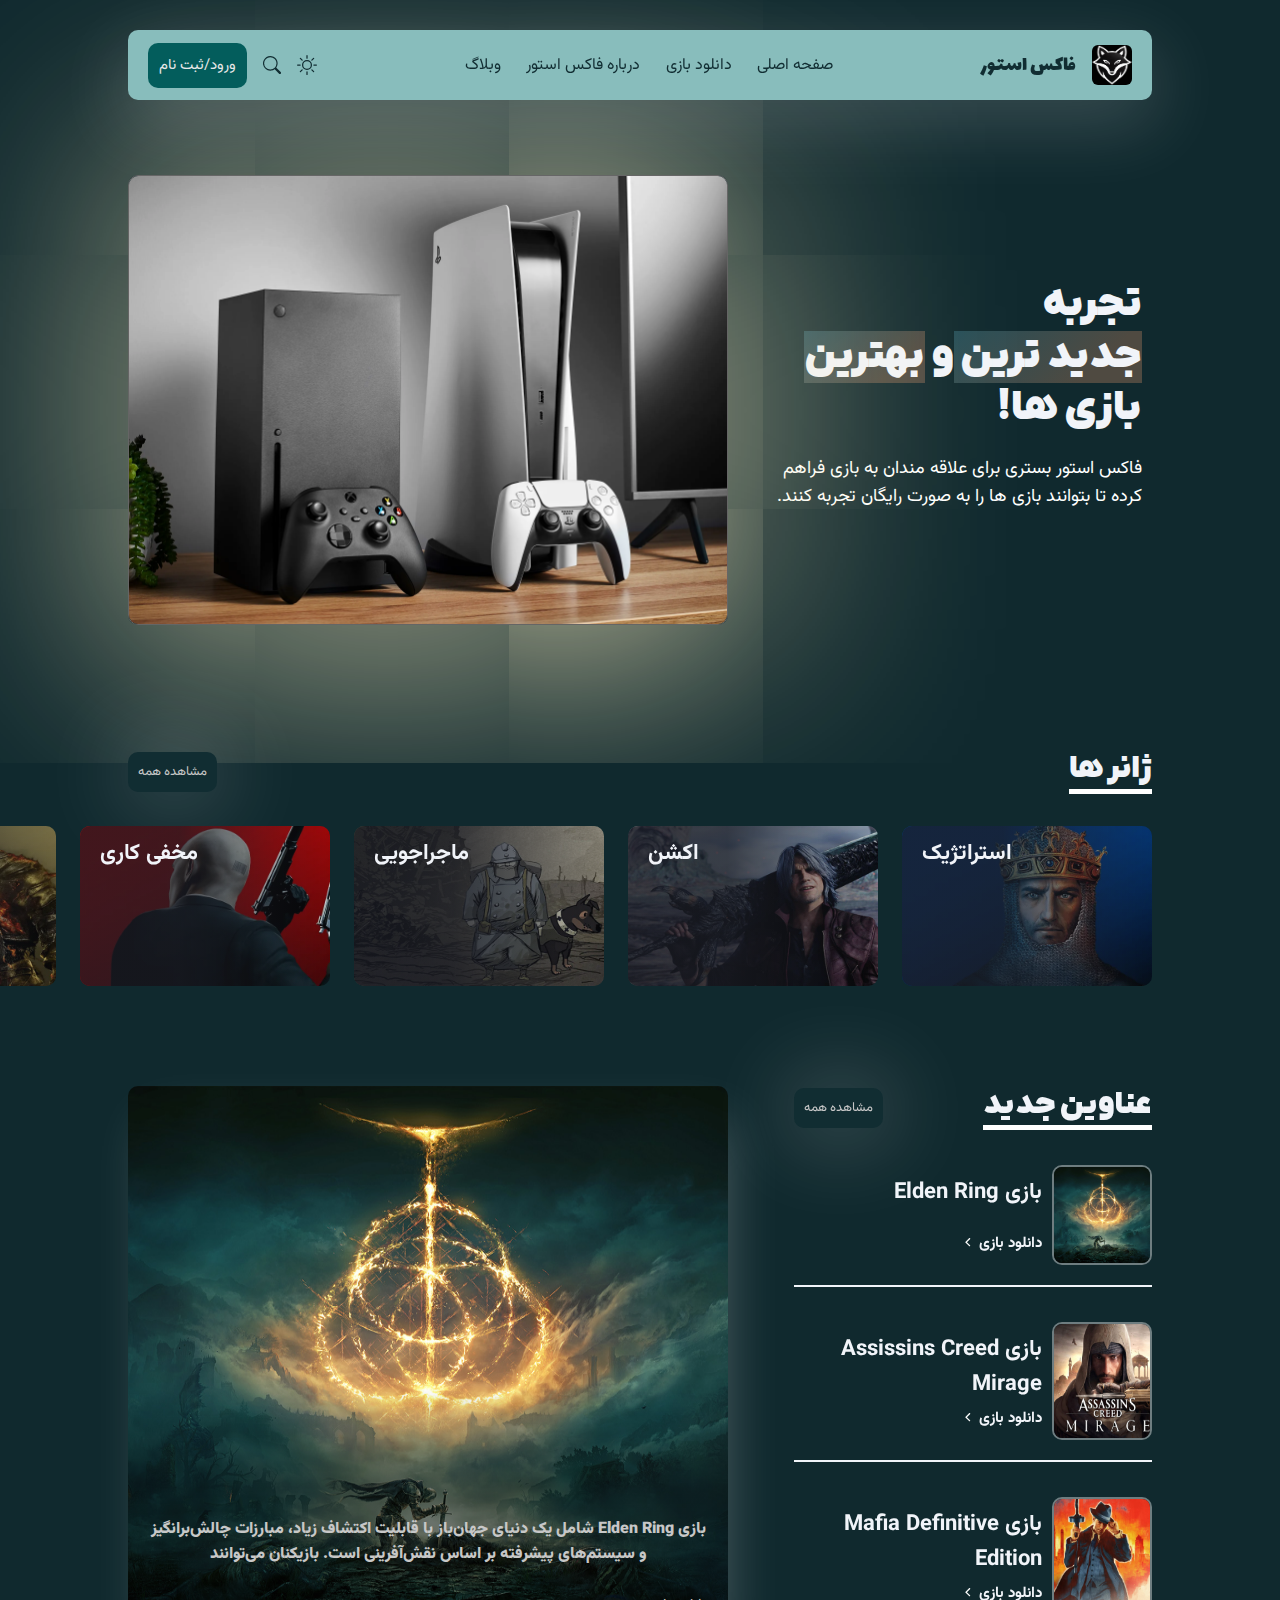
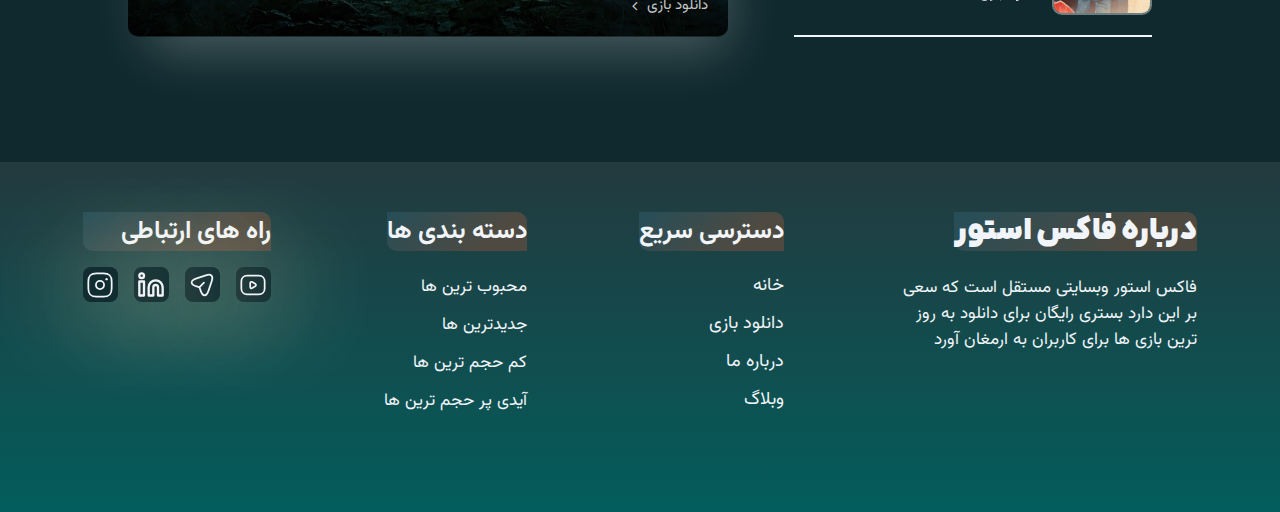
<file: index.html>
<!DOCTYPE html>
<html lang="en">
<head>
    <meta charset="UTF-8">
    <meta name="viewport" content="width=device-width, initial-scale=1.0">
    <link rel="stylesheet" href="css/index.css">
    <link rel="stylesheet" href="https://cdnjs.cloudflare.com/ajax/libs/font-awesome/4.7.0/css/font-awesome.min.css">
    <title>Fox Store</title>
</head>
<body>
    <div class="wrapper">
        <header>
            <div class="header-wrapper">
                <div class="mobile-menu">
                    <i class="fa fa-bars" aria-hidden="true"></i>
                </div>
                <div class="header-right">
                    <a href="#">
                        فاکس استور
                        <img src="images/fox-logo.jpg" alt="لوگو">
                    </a>
                </div>
                <div class="header-center">
                    <a href="#">
                        صفحه اصلی
                    </a>
                    <a href="#">
                        دانلود بازی 
                    </a>
                    <a href="#">
                        درباره فاکس استور
                    </a>
                    <a href="weblog.html">
                        وبلاگ
                    </a>
                </div>
                <div class="header-left">
                    <svg class="sun" xmlns="http://www.w3.org/2000/svg" width="20" height="20" fill="currentColor" class="bi bi-sun" viewBox="0 0 16 16">
                        <path d="M8 11a3 3 0 1 1 0-6 3 3 0 0 1 0 6m0 1a4 4 0 1 0 0-8 4 4 0 0 0 0 8M8 0a.5.5 0 0 1 .5.5v2a.5.5 0 0 1-1 0v-2A.5.5 0 0 1 8 0m0 13a.5.5 0 0 1 .5.5v2a.5.5 0 0 1-1 0v-2A.5.5 0 0 1 8 13m8-5a.5.5 0 0 1-.5.5h-2a.5.5 0 0 1 0-1h2a.5.5 0 0 1 .5.5M3 8a.5.5 0 0 1-.5.5h-2a.5.5 0 0 1 0-1h2A.5.5 0 0 1 3 8m10.657-5.657a.5.5 0 0 1 0 .707l-1.414 1.415a.5.5 0 1 1-.707-.708l1.414-1.414a.5.5 0 0 1 .707 0m-9.193 9.193a.5.5 0 0 1 0 .707L3.05 13.657a.5.5 0 0 1-.707-.707l1.414-1.414a.5.5 0 0 1 .707 0m9.193 2.121a.5.5 0 0 1-.707 0l-1.414-1.414a.5.5 0 0 1 .707-.707l1.414 1.414a.5.5 0 0 1 0 .707M4.464 4.465a.5.5 0 0 1-.707 0L2.343 3.05a.5.5 0 1 1 .707-.707l1.414 1.414a.5.5 0 0 1 0 .708"/>
                    </svg>
                    <svg class="search" xmlns="http://www.w3.org/2000/svg" width="18" height="18" fill="currentColor" class="bi bi-search" viewBox="0 0 16 16">
                        <path d="M11.742 10.344a6.5 6.5 0 1 0-1.397 1.398h-.001q.044.06.098.115l3.85 3.85a1 1 0 0 0 1.415-1.414l-3.85-3.85a1 1 0 0 0-.115-.1zM12 6.5a5.5 5.5 0 1 1-11 0 5.5 5.5 0 0 1 11 0"/>
                    </svg>
                    <button class="login-btn">
                        ورود/ثبت نام
                        
                    </button>
                </div>
                <div class="mobile-login">
                    <i class="fa fa-user"></i>
                </div>
            </div>
        </header>
        <main>
            <div class="main-wrapper">
                <div class="introduction">
                    <div class="text-introduction">
                        <h3>
                            تجربه
                            <br>
                            <span>
                                جدید ترین
                            </span>
                            و
                            <span>
                                بهترین
                            </span>
                            <br>
                            بازی ها!
                        </h3>
                        <p>
                            فاکس استور بستری برای علاقه مندان به بازی فراهم کرده تا بتوانند بازی ها را به صورت رایگان تجربه کنند.
                        </p>
                    </div>
                    <img src="images/xbox&ps5.webp" alt="عکس کنسول">
                </div>
                <div class="genres-wrapper">
                    <div class="title">
                        <h3>
                            ژانر ها
                        </h3>
                        <button>
                            مشاهده همه 
                        </button>
                    </div>
                    <div class="genres">
                        <div class="genre">
                            <a href="#">
                                <h4>
                                    استراتژیک
                                </h4>
                                <img src="images/genres/strategic.webp" alt="استراتژیک">
    
                            </a>
                        </div>
                        <div class="genre">
                            <a href="#">
                                <h4>
                                    اکشن
                                </h4>
                                <img src="images/genres/action.webp" alt="استراتژیک">
    
                            </a>
                        </div>
                        <div class="genre">
                            <a href="#">
                                <h4>
                                    ماجراجویی
                                </h4>
                                <img src="images/genres/adventure.webp" alt="استراتژیک">
    
                            </a>
                        </div>
                        <div class="genre">
                            <a href="#">
                                <h4>
                                    مخفی کاری
                                </h4>
                                <img src="images/genres/stealth.webp" alt="استراتژیک">
    
                            </a>
                        </div>
                        <div class="genre">
                            <a href="#">
                                <h4>
                                    نفش آفرینی
                                </h4>
                                <img src="images/genres/rpg.webp" alt="استراتژیک">
    
                            </a>
                        </div>
                        <div class="genre">
                            <a href="#">
                                <h4>
                                    تیراندازی-شوتر
                                </h4>
                                <img src="images/genres/shooter.webp" alt="استراتژیک">
    
                            </a>
                        </div>
                    </div>
                </div>
                
                <div class="new-games-wrapper">
                    <div class="main-game-top">
                        <img src="images/elden-ring-1200.jpg" alt="new games">
                        <p>
                            بازی Elden Ring شامل یک دنیای جهان‌باز با قابلیت اکتشاف زیاد، مبارزات چالش‌برانگیز و سیستم‌های پیشرفته بر اساس نقش‌آفرینی است. بازیکنان می‌توانند
                        </p>
                        <a href="#">
                            دانلود بازی 
                            <i class="fa fa-angle-left"></i>
                        </a>
                    </div>
                    <div class="new-games">
                        <div class="title">
                            <h3>
                                عناوین جدید
                            </h3>
                            <button>
                                مشاهده همه 
                            </button>
                        </div>
                        <div class="games">
                            <a href="#">
                                <img src="images/elden-ring-1200.jpg" alt="elden ring">
                                <div class="description">
                                    <h5>
                                        بازی Elden Ring
                                    </h5>
                                    <h6>
                                        دانلود بازی
                                        <i class="fa fa-angle-left"></i>
                                    </h6>
                                </div>
                            </a>
                            <a href="#">
                                <img src="images/Assassins-Creed-Mirage-1200.jpg" alt="elden ring">
                                <div class="description">
                                    <h5>
                                        بازی Assissins Creed Mirage
                                    </h5>
                                    <h6>
                                        دانلود بازی
                                        <i class="fa fa-angle-left"></i>
                                    </h6>
                                </div>
                            </a>
                            <a href="#">
                                <img src="images/mafia_definitive_edition-1200.webp" alt="elden ring">
                                <div class="description">
                                    <h5>
                                        بازی Mafia Definitive Edition
                                    </h5>
                                    <h6>
                                        دانلود بازی
                                        <i class="fa fa-angle-left"></i>
                                    </h6>
                                </div>
                            </a>
                        </div>
                    </div>
                </div>
                <div class="latest-news">

                </div>

                    
                <br>
                <br>
                <br>
            </div>
        </main>
        <div class="footer">
            <div class="footer-wrapper">
                <div class="social-links-mobile">
                    <ul>
                        <a href="#">
                            <li>
                                <svg class="text-white" xmlns="http://www.w3.org/2000/svg" width="28" height="28" viewBox="0 0 24 24" fill="none"><path d="M17 20H7c-3 0-5-2-5-5V9c0-3 2-5 5-5h10c3 0 5 2 5 5v6c0 3-2 5-5 5Z" stroke="currentColor" stroke-width="1.5" stroke-miterlimit="10" stroke-linecap="round" stroke-linejoin="round"></path><path d="m11.4 9.5 2.5 1.5c.9.6.9 1.5 0 2.1l-2.5 1.5c-1 .6-1.8.1-1.8-1v-3c0-1.3.8-1.7 1.8-1.1Z" stroke="currentColor" stroke-width="1.5" stroke-miterlimit="10" stroke-linecap="round" stroke-linejoin="round"></path></svg>
                            </li>
                        </a>
                        <a href="#">
                            <li>
                                <svg class="text-white" xmlns="http://www.w3.org/2000/svg" width="28" height="28" viewBox="0 0 24 24" fill="none"><path d="m7.4 6.32 8.49-2.83c3.81-1.27 5.88.81 4.62 4.62l-2.83 8.49c-1.9 5.71-5.02 5.71-6.92 0l-.84-2.52-2.52-.84c-5.71-1.9-5.71-5.01 0-6.92ZM10.11 13.65l3.58-3.59" stroke="currentColor" stroke-width="1.5" stroke-linecap="round" stroke-linejoin="round"></path></svg>
                            </li>
                        </a>
                        <a href="#">
                            <li>
                                <svg xmlns="http://www.w3.org/2000/svg" width="28" height="28" viewBox="0 0 24 24" fill="none" stroke="currentColor" stroke-width="2" stroke-linecap="round" stroke-linejoin="round" class="lucide lucide-linkedin text-white"><path d="M16 8a6 6 0 0 1 6 6v7h-4v-7a2 2 0 0 0-2-2 2 2 0 0 0-2 2v7h-4v-7a6 6 0 0 1 6-6z"></path><rect width="4" height="12" x="2" y="9"></rect><circle cx="4" cy="4" r="2"></circle></svg>
                            </li>
                        </a>
                        <a href="#">
                            <li>
                                <svg class="text-white" xmlns="http://www.w3.org/2000/svg" width="28" height="28" viewBox="0 0 24 24" fill="none"><path d="M9 22h6c5 0 7-2 7-7V9c0-5-2-7-7-7H9C4 2 2 4 2 9v6c0 5 2 7 7 7Z" stroke="currentColor" stroke-width="1.5" stroke-linecap="round" stroke-linejoin="round"></path><path d="M12 15.5a3.5 3.5 0 1 0 0-7 3.5 3.5 0 0 0 0 7Z" stroke="currentColor" stroke-width="1.5" stroke-linecap="round" stroke-linejoin="round"></path><path d="M17.636 7h.012" stroke="currentColor" stroke-width="2" stroke-linecap="round" stroke-linejoin="round"></path></svg>
                            </li>
                        </a>
                    </ul>
                </div>
                <div class="about-us">
                    <h3>
                        درباره فاکس استور
                    </h3>
                    <p>
                         فاکس استور وبسایتی مستقل است که سعی بر این دارد بستری
                          رایگان برای دانلود به روز ترین بازی ها برای کاربران به ارمغان آورد
                    </p>
                </div>
                <div class="quick-links">
                    <h3>
                        دسترسی سریع
                    </h3>
                    <ul>
                        <a href="#">
                            <li>
                                خانه
                            </li>
                        </a>
                        <a href="#">
                            <li>
                                دانلود بازی
                            </li>
                        </a>
                        <a href="#">
                            <li>
                                درباره ما
                            </li>
                        </a>
                        <a href="#">
                            <li>
                                وبلاگ
                            </li>
                        </a>
                    </ul>
                </div>
                <div class="game-sorts">
                    <h3>
                        دسته بندی ها
                    </h3>
                    <ul>
                        <a href="#">
                            <li>
                                محبوب ترین ها
                            </li>
                        </a>
                        <a href="#">
                            <li>
                                جدیدترین ها
                            </li>
                        </a>
                        <a href="#">
                            <li>
                                کم حجم ترین ها
                            </li>
                        </a>
                        <a href="#">
                            <li>
                                آیدی پر حجم ترین ها
                            </li>
                        </a>
                    </ul>
                </div>
                <div class="social-links">
                    <h3>
                        راه های ارتباطی
                    </h3>
                    <ul>
                        <a href="#">
                            <li>
                                <svg class="text-white" xmlns="http://www.w3.org/2000/svg" width="28" height="28" viewBox="0 0 24 24" fill="none"><path d="M17 20H7c-3 0-5-2-5-5V9c0-3 2-5 5-5h10c3 0 5 2 5 5v6c0 3-2 5-5 5Z" stroke="currentColor" stroke-width="1.5" stroke-miterlimit="10" stroke-linecap="round" stroke-linejoin="round"></path><path d="m11.4 9.5 2.5 1.5c.9.6.9 1.5 0 2.1l-2.5 1.5c-1 .6-1.8.1-1.8-1v-3c0-1.3.8-1.7 1.8-1.1Z" stroke="currentColor" stroke-width="1.5" stroke-miterlimit="10" stroke-linecap="round" stroke-linejoin="round"></path></svg>
                            </li>
                        </a>
                        <a href="#">
                            <li>
                                <svg class="text-white" xmlns="http://www.w3.org/2000/svg" width="28" height="28" viewBox="0 0 24 24" fill="none"><path d="m7.4 6.32 8.49-2.83c3.81-1.27 5.88.81 4.62 4.62l-2.83 8.49c-1.9 5.71-5.02 5.71-6.92 0l-.84-2.52-2.52-.84c-5.71-1.9-5.71-5.01 0-6.92ZM10.11 13.65l3.58-3.59" stroke="currentColor" stroke-width="1.5" stroke-linecap="round" stroke-linejoin="round"></path></svg>
                            </li>
                        </a>
                        <a href="#">
                            <li>
                                <svg xmlns="http://www.w3.org/2000/svg" width="28" height="28" viewBox="0 0 24 24" fill="none" stroke="currentColor" stroke-width="2" stroke-linecap="round" stroke-linejoin="round" class="lucide lucide-linkedin text-white"><path d="M16 8a6 6 0 0 1 6 6v7h-4v-7a2 2 0 0 0-2-2 2 2 0 0 0-2 2v7h-4v-7a6 6 0 0 1 6-6z"></path><rect width="4" height="12" x="2" y="9"></rect><circle cx="4" cy="4" r="2"></circle></svg>
                            </li>
                        </a>
                        <a href="#">
                            <li>
                                <svg class="text-white" xmlns="http://www.w3.org/2000/svg" width="28" height="28" viewBox="0 0 24 24" fill="none"><path d="M9 22h6c5 0 7-2 7-7V9c0-5-2-7-7-7H9C4 2 2 4 2 9v6c0 5 2 7 7 7Z" stroke="currentColor" stroke-width="1.5" stroke-linecap="round" stroke-linejoin="round"></path><path d="M12 15.5a3.5 3.5 0 1 0 0-7 3.5 3.5 0 0 0 0 7Z" stroke="currentColor" stroke-width="1.5" stroke-linecap="round" stroke-linejoin="round"></path><path d="M17.636 7h.012" stroke="currentColor" stroke-width="2" stroke-linecap="round" stroke-linejoin="round"></path></svg>
                            </li>
                        </a>
                    </ul>
                </div>
            </div>
        
        </div>
    </div>
</body>
</html>
</file>
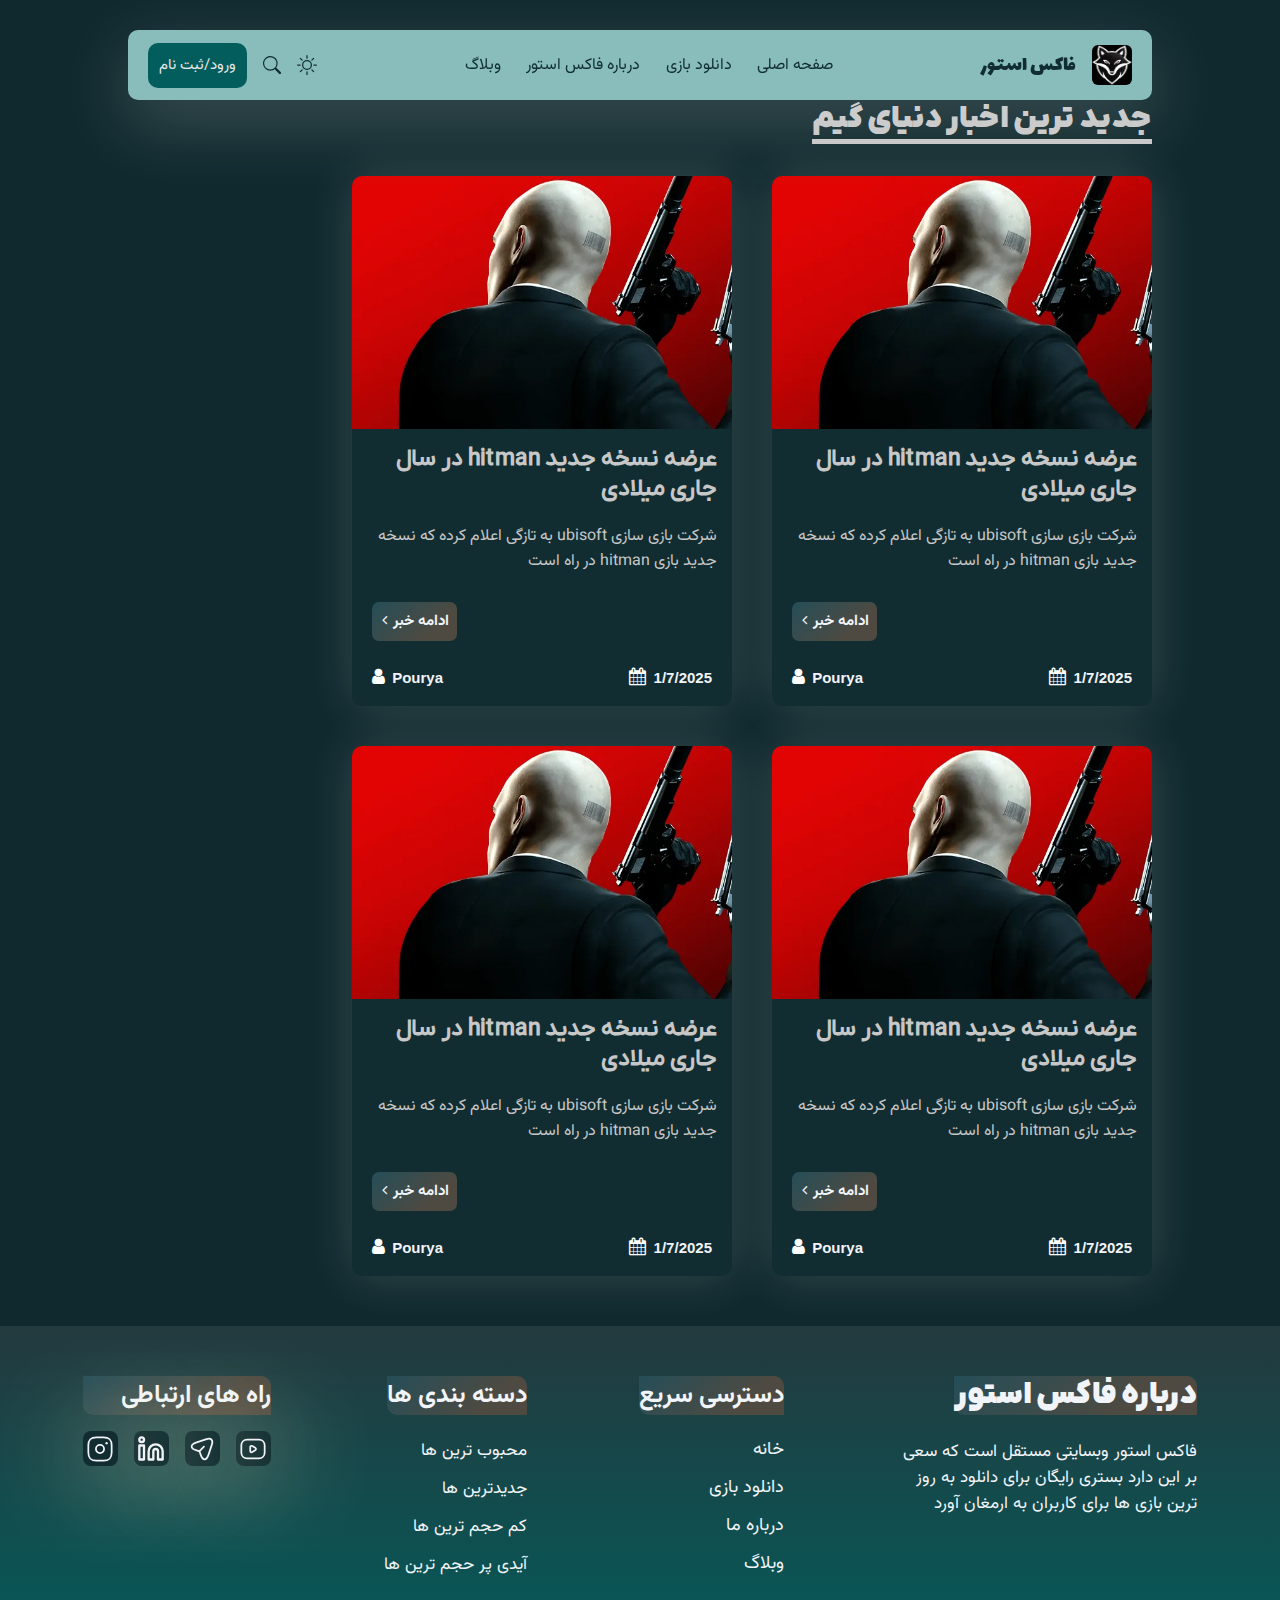
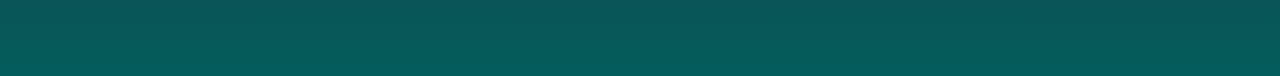
<file: weblog.html>
<!DOCTYPE html>
<html lang="en">
<head>
    <meta charset="UTF-8">
    <meta name="viewport" content="width=device-width, initial-scale=1.0">
    <link rel="stylesheet" href="css/index.css">
    <link rel="stylesheet" href="css/weblog.css">
    <link rel="stylesheet" href="https://cdnjs.cloudflare.com/ajax/libs/font-awesome/4.7.0/css/font-awesome.min.css">
    <title>وبلاگ</title>
</head>
<body>
    <div class="wrapper">
        <header>
        <div class="header-wrapper">
            <div class="mobile-menu">
                <i class="fa fa-bars" aria-hidden="true"></i>
            </div>
            <div class="header-right">
                <a href="#">
                    فاکس استور
                    <img src="images/fox-logo.jpg" alt="لوگو">
                </a>
            </div>
            <div class="header-center">
                <a href="#">
                    صفحه اصلی
                </a>
                <a href="#">
                    دانلود بازی 
                </a>
                <a href="#">
                    درباره فاکس استور
                </a>
                <a href="#">
                    وبلاگ
                </a>
            </div>
            <div class="header-left">
                <svg class="sun" xmlns="http://www.w3.org/2000/svg" width="20" height="20" fill="currentColor" class="bi bi-sun" viewBox="0 0 16 16">
                    <path d="M8 11a3 3 0 1 1 0-6 3 3 0 0 1 0 6m0 1a4 4 0 1 0 0-8 4 4 0 0 0 0 8M8 0a.5.5 0 0 1 .5.5v2a.5.5 0 0 1-1 0v-2A.5.5 0 0 1 8 0m0 13a.5.5 0 0 1 .5.5v2a.5.5 0 0 1-1 0v-2A.5.5 0 0 1 8 13m8-5a.5.5 0 0 1-.5.5h-2a.5.5 0 0 1 0-1h2a.5.5 0 0 1 .5.5M3 8a.5.5 0 0 1-.5.5h-2a.5.5 0 0 1 0-1h2A.5.5 0 0 1 3 8m10.657-5.657a.5.5 0 0 1 0 .707l-1.414 1.415a.5.5 0 1 1-.707-.708l1.414-1.414a.5.5 0 0 1 .707 0m-9.193 9.193a.5.5 0 0 1 0 .707L3.05 13.657a.5.5 0 0 1-.707-.707l1.414-1.414a.5.5 0 0 1 .707 0m9.193 2.121a.5.5 0 0 1-.707 0l-1.414-1.414a.5.5 0 0 1 .707-.707l1.414 1.414a.5.5 0 0 1 0 .707M4.464 4.465a.5.5 0 0 1-.707 0L2.343 3.05a.5.5 0 1 1 .707-.707l1.414 1.414a.5.5 0 0 1 0 .708"/>
                </svg>
                <svg class="search" xmlns="http://www.w3.org/2000/svg" width="18" height="18" fill="currentColor" class="bi bi-search" viewBox="0 0 16 16">
                    <path d="M11.742 10.344a6.5 6.5 0 1 0-1.397 1.398h-.001q.044.06.098.115l3.85 3.85a1 1 0 0 0 1.415-1.414l-3.85-3.85a1 1 0 0 0-.115-.1zM12 6.5a5.5 5.5 0 1 1-11 0 5.5 5.5 0 0 1 11 0"/>
                </svg>
                <button class="login-btn">
                    ورود/ثبت نام
                    
                </button>
            </div>
            <div class="mobile-login">
                <i class="fa fa-user"></i>
            </div>
        </div>
    </header>
    <main>
        <div class="main-wrapper">
            <div class="latest-news">
                <h3>
                    جدید ترین اخبار دنیای گیم
                </h3>
                <div class="news-wrapper">
                    <div class="news">
                        <img src="images/genres/stealth.webp" alt="بازی hitman">
                        <div class="description">
                            <h3>
                                عرضه نسخه جدید hitman در سال جاری میلادی
                            </h3>
                            <p>
                                شرکت بازی سازی ubisoft به تازگی اعلام کرده که نسخه جدید بازی hitman در راه است
                            </p>
                            <h6>
                                <a href="#">
                                    ادامه خبر
                                    <i class="fa fa-angle-left"></i>
                                </a>
                            </h6>
                            <div class="ext-info">
                                <span class="date">
                                    1/7/2025
                                    <i class="fa fa-calendar"></i>
                                </span>
                                <span class="writer">
                                    Pourya
                                    <i class="fa fa-user"></i>
                                </span>
                            </div>
                        </div>
                    </div>
                    <div class="news">
                        <img src="images/genres/stealth.webp" alt="بازی hitman">
                        <div class="description">
                            <h3>
                                عرضه نسخه جدید hitman در سال جاری میلادی
                            </h3>
                            <p>
                                شرکت بازی سازی ubisoft به تازگی اعلام کرده که نسخه جدید بازی hitman در راه است
                            </p>
                            <h6>
                                <a href="#">
                                    ادامه خبر
                                    <i class="fa fa-angle-left"></i>
                                </a>
                            </h6>
                            <div class="ext-info">
                                <span class="date">
                                    1/7/2025
                                    <i class="fa fa-calendar"></i>
                                </span>
                                <span class="writer">
                                    Pourya
                                    <i class="fa fa-user"></i>
                                </span>
                            </div>
                        </div>
                    </div>
                    <div class="news">
                        <img src="images/genres/stealth.webp" alt="بازی hitman">
                        <div class="description">
                            <h3>
                                عرضه نسخه جدید hitman در سال جاری میلادی
                            </h3>
                            <p>
                                شرکت بازی سازی ubisoft به تازگی اعلام کرده که نسخه جدید بازی hitman در راه است
                            </p>
                            <h6>
                                <a href="#">
                                    ادامه خبر
                                    <i class="fa fa-angle-left"></i>
                                </a>
                            </h6>
                            <div class="ext-info">
                                <span class="date">
                                    1/7/2025
                                    <i class="fa fa-calendar"></i>
                                </span>
                                <span class="writer">
                                    Pourya
                                    <i class="fa fa-user"></i>
                                </span>
                            </div>
                        </div>
                    </div>
                    <div class="news">
                        <img src="images/genres/stealth.webp" alt="بازی hitman">
                        <div class="description">
                            <h3>
                                عرضه نسخه جدید hitman در سال جاری میلادی
                            </h3>
                            <p>
                                شرکت بازی سازی ubisoft به تازگی اعلام کرده که نسخه جدید بازی hitman در راه است
                            </p>
                            <h6>
                                <a href="#">
                                    ادامه خبر
                                    <i class="fa fa-angle-left"></i>
                                </a>
                            </h6>
                            <div class="ext-info">
                                <span class="date">
                                    1/7/2025
                                    <i class="fa fa-calendar"></i>
                                </span>
                                <span class="writer">
                                    Pourya
                                    <i class="fa fa-user"></i>
                                </span>
                            </div>
                        </div>
                    </div>
                </div>
            </div>
        </div>
    </main>
    <div class="footer">
        <div class="footer-wrapper">
            <div class="social-links-mobile">
                <ul>
                    <a href="#">
                        <li>
                            <svg class="text-white" xmlns="http://www.w3.org/2000/svg" width="28" height="28" viewBox="0 0 24 24" fill="none"><path d="M17 20H7c-3 0-5-2-5-5V9c0-3 2-5 5-5h10c3 0 5 2 5 5v6c0 3-2 5-5 5Z" stroke="currentColor" stroke-width="1.5" stroke-miterlimit="10" stroke-linecap="round" stroke-linejoin="round"></path><path d="m11.4 9.5 2.5 1.5c.9.6.9 1.5 0 2.1l-2.5 1.5c-1 .6-1.8.1-1.8-1v-3c0-1.3.8-1.7 1.8-1.1Z" stroke="currentColor" stroke-width="1.5" stroke-miterlimit="10" stroke-linecap="round" stroke-linejoin="round"></path></svg>
                        </li>
                    </a>
                    <a href="#">
                        <li>
                            <svg class="text-white" xmlns="http://www.w3.org/2000/svg" width="28" height="28" viewBox="0 0 24 24" fill="none"><path d="m7.4 6.32 8.49-2.83c3.81-1.27 5.88.81 4.62 4.62l-2.83 8.49c-1.9 5.71-5.02 5.71-6.92 0l-.84-2.52-2.52-.84c-5.71-1.9-5.71-5.01 0-6.92ZM10.11 13.65l3.58-3.59" stroke="currentColor" stroke-width="1.5" stroke-linecap="round" stroke-linejoin="round"></path></svg>
                        </li>
                    </a>
                    <a href="#">
                        <li>
                            <svg xmlns="http://www.w3.org/2000/svg" width="28" height="28" viewBox="0 0 24 24" fill="none" stroke="currentColor" stroke-width="2" stroke-linecap="round" stroke-linejoin="round" class="lucide lucide-linkedin text-white"><path d="M16 8a6 6 0 0 1 6 6v7h-4v-7a2 2 0 0 0-2-2 2 2 0 0 0-2 2v7h-4v-7a6 6 0 0 1 6-6z"></path><rect width="4" height="12" x="2" y="9"></rect><circle cx="4" cy="4" r="2"></circle></svg>
                        </li>
                    </a>
                    <a href="#">
                        <li>
                            <svg class="text-white" xmlns="http://www.w3.org/2000/svg" width="28" height="28" viewBox="0 0 24 24" fill="none"><path d="M9 22h6c5 0 7-2 7-7V9c0-5-2-7-7-7H9C4 2 2 4 2 9v6c0 5 2 7 7 7Z" stroke="currentColor" stroke-width="1.5" stroke-linecap="round" stroke-linejoin="round"></path><path d="M12 15.5a3.5 3.5 0 1 0 0-7 3.5 3.5 0 0 0 0 7Z" stroke="currentColor" stroke-width="1.5" stroke-linecap="round" stroke-linejoin="round"></path><path d="M17.636 7h.012" stroke="currentColor" stroke-width="2" stroke-linecap="round" stroke-linejoin="round"></path></svg>
                        </li>
                    </a>
                </ul>
            </div>
            <div class="about-us">
                <h3>
                    درباره فاکس استور
                </h3>
                <p>
                     فاکس استور وبسایتی مستقل است که سعی بر این دارد بستری
                      رایگان برای دانلود به روز ترین بازی ها برای کاربران به ارمغان آورد
                </p>
            </div>
            <div class="quick-links">
                <h3>
                    دسترسی سریع
                </h3>
                <ul>
                    <a href="#">
                        <li>
                            خانه
                        </li>
                    </a>
                    <a href="#">
                        <li>
                            دانلود بازی
                        </li>
                    </a>
                    <a href="#">
                        <li>
                            درباره ما
                        </li>
                    </a>
                    <a href="#">
                        <li>
                            وبلاگ
                        </li>
                    </a>
                </ul>
            </div>
            <div class="game-sorts">
                <h3>
                    دسته بندی ها
                </h3>
                <ul>
                    <a href="#">
                        <li>
                            محبوب ترین ها
                        </li>
                    </a>
                    <a href="#">
                        <li>
                            جدیدترین ها
                        </li>
                    </a>
                    <a href="#">
                        <li>
                            کم حجم ترین ها
                        </li>
                    </a>
                    <a href="#">
                        <li>
                            آیدی پر حجم ترین ها
                        </li>
                    </a>
                </ul>
            </div>
            <div class="social-links">
                <h3>
                    راه های ارتباطی
                </h3>
                <ul>
                    <a href="#">
                        <li>
                            <svg class="text-white" xmlns="http://www.w3.org/2000/svg" width="28" height="28" viewBox="0 0 24 24" fill="none"><path d="M17 20H7c-3 0-5-2-5-5V9c0-3 2-5 5-5h10c3 0 5 2 5 5v6c0 3-2 5-5 5Z" stroke="currentColor" stroke-width="1.5" stroke-miterlimit="10" stroke-linecap="round" stroke-linejoin="round"></path><path d="m11.4 9.5 2.5 1.5c.9.6.9 1.5 0 2.1l-2.5 1.5c-1 .6-1.8.1-1.8-1v-3c0-1.3.8-1.7 1.8-1.1Z" stroke="currentColor" stroke-width="1.5" stroke-miterlimit="10" stroke-linecap="round" stroke-linejoin="round"></path></svg>
                        </li>
                    </a>
                    <a href="#">
                        <li>
                            <svg class="text-white" xmlns="http://www.w3.org/2000/svg" width="28" height="28" viewBox="0 0 24 24" fill="none"><path d="m7.4 6.32 8.49-2.83c3.81-1.27 5.88.81 4.62 4.62l-2.83 8.49c-1.9 5.71-5.02 5.71-6.92 0l-.84-2.52-2.52-.84c-5.71-1.9-5.71-5.01 0-6.92ZM10.11 13.65l3.58-3.59" stroke="currentColor" stroke-width="1.5" stroke-linecap="round" stroke-linejoin="round"></path></svg>
                        </li>
                    </a>
                    <a href="#">
                        <li>
                            <svg xmlns="http://www.w3.org/2000/svg" width="28" height="28" viewBox="0 0 24 24" fill="none" stroke="currentColor" stroke-width="2" stroke-linecap="round" stroke-linejoin="round" class="lucide lucide-linkedin text-white"><path d="M16 8a6 6 0 0 1 6 6v7h-4v-7a2 2 0 0 0-2-2 2 2 0 0 0-2 2v7h-4v-7a6 6 0 0 1 6-6z"></path><rect width="4" height="12" x="2" y="9"></rect><circle cx="4" cy="4" r="2"></circle></svg>
                        </li>
                    </a>
                    <a href="#">
                        <li>
                            <svg class="text-white" xmlns="http://www.w3.org/2000/svg" width="28" height="28" viewBox="0 0 24 24" fill="none"><path d="M9 22h6c5 0 7-2 7-7V9c0-5-2-7-7-7H9C4 2 2 4 2 9v6c0 5 2 7 7 7Z" stroke="currentColor" stroke-width="1.5" stroke-linecap="round" stroke-linejoin="round"></path><path d="M12 15.5a3.5 3.5 0 1 0 0-7 3.5 3.5 0 0 0 0 7Z" stroke="currentColor" stroke-width="1.5" stroke-linecap="round" stroke-linejoin="round"></path><path d="M17.636 7h.012" stroke="currentColor" stroke-width="2" stroke-linecap="round" stroke-linejoin="round"></path></svg>
                        </li>
                    </a>
                </ul>
            </div>
        </div>
    
    </div>
    </div>
</body>
</html>
</file>
<file: css/index.css>
@import url('https://fonts.googleapis.com/css2?family=Lalezar&family=Nunito+Sans:ital,opsz,wght@0,6..12,200..1000;1,6..12,200..1000&family=Vazirmatn:wght@100..900&display=swap');
@font-face {
	font-family: 'Yekan';
	src:	url('fonts/Yekan.eot'); /* IE9 Compat Modes */
	src:	url('fonts/Yekan.eot?#iefix') format('embedded-opentype'), /* IE6-IE8 */
			url('fonts/Yekan.woff2') format('woff2'), /* Modern Browsers */
			url('fonts/Yekan.woff') format('woff'), /* Modern Browsers */
			url('fonts/Yekan.otf') format('opentype'), /* Open Type Font */	
			url('fonts/Yekan.ttf') format('truetype'); /* Safari, Android, iOS */
	font-weight: normal;
	font-style: normal;
	text-rendering: optimizeLegibility;
	font-display: auto;
}
@font-face {
    font-family: 'IranYekan-Bold';
    src: url('./fonts/IRANYekanX-Bold.woff2') format('woff2'); 

    font-weight: normal;
	font-style: normal;
	text-rendering: optimizeLegibility;
	font-display: auto;
}

@font-face {
    font-family: 'IRANYekanX-ExtraBlack';
    src: url('./fonts/IRANYekanX-ExtraBlack.woff2') format('woff2');
}

@font-face {
    font-family: 'IRANYekanX-Medium';
    src: url('./fonts/IRANYekanX-Medium.woff2') format('woff2');
}



*{
    margin: 0;
    padding: 0;
    border: none;
    outline: none;
    box-sizing: border-box;
    font-family: Vazirmatn ;    
    text-decoration: none;
    color: #112D32;
}

body{
    background-color: #10292e;
    position: relative;
}

header{
    width: 100vw;
    height: 100px;
    display: flex;
    flex-direction: row-reverse;
    justify-content: center;
    align-items: center;
    color: black;
    padding-top: 30px;
    position: fixed;
    z-index: 10;
    
}

.header-wrapper {
    background-color: #88BDBC;
    border-radius: 10px;
    padding: 20px;
    width: 80%;
    height: 100%;
    display: flex;
    flex-direction: row-reverse;
    justify-content: space-between;
    align-items: center;
    box-shadow: rgba(254, 254, 254, 0.168) 0px 22px 70px 4px;
}

.header-right a{
    display: flex;
    align-items: center;
    gap: 1rem;
    font-family: Lalezar;
    font-size: 22px;
}

.header-right img{
    width: 40px;
    height: 40px;
    border-radius: 6px;
}

.header-center{
    display: flex;
    flex-direction: row-reverse;
    gap: 1.6rem;
}

.header-left{
    display: flex;
    flex-direction: row-reverse;
    align-items: center;
    gap: 1rem;
}

.header-left button{
    padding: 11px;
    font-size: 15px;
    border-radius: 10px;
    background-color: #035d5c;
    color: rgb(232, 232, 232);
}

.mobile-menu, .mobile-login{ 
    display: none ;
}

.mobile-menu i , .mobile-login i{
    font-size: 20px;
}

main{
    padding-top: 100px;
    direction: rtl;
    width: 100vw;
    display: flex;
    justify-content: center;
    
}

.main-wrapper{
    width: 80%;
}

.new-games-wrapper{
    display: flex;
    flex-direction: row-reverse;
    justify-content: space-between;
}

.main-wrapper .introduction{
    display: flex;
    width: 100%;
    justify-content: space-between;
    align-items: center;
    height: 600px;
}

.main-wrapper .introduction .text-introduction{
    width: 40%;
}

.main-wrapper .introduction .text-introduction h3,span{
    color: #f1f4f9;
    font-family: IRANYekanX-ExtraBlack;
    font-size: 40px;
    font-weight: 900;
}

.main-wrapper .introduction .text-introduction h3{
    padding-right: 10px;
}

.main-wrapper .introduction .text-introduction span{
    background: linear-gradient(317deg, rgba(79,74,65,1) 26%, rgba(37,78,88,1) 100%); 
}

.main-wrapper .introduction .text-introduction p{
    color: white;
    font-size: 18px;
    padding: 10px;
    padding-top: 20px;
}

.main-wrapper .introduction img{
    border-radius: 10px;
    width: 600px;
    box-shadow: 10px 10px 1000px #fbeec1;
    border: 1px solid rgb(101, 101, 101);
}


.genres-wrapper{
    display: flex;
    flex-direction: column;
    width: 100%;
    gap: 2rem;
    padding-bottom: 100px;
    padding-top: 50px;
}

.genres-wrapper .genres{
    display: flex;
    width: 250px;
    gap: 1.5rem;
}

.genres-wrapper .genres .genre img{
    width: 250px;
    height: 160px;
    border-radius: 10px; 
}

.genres-wrapper .genres .genre{
    position: relative;
    width: 250px;
    height: 160px;
}

.genres-wrapper .genres .genre a{
    display: flex;  
    border-radius: 10px;
}

.genres-wrapper .genres .genre h4{
    position: absolute;
    z-index: 1;
    left: 0;
    padding: 10px 10px 10px 20px;    
    height: 160px;
    font-size: 22px;
    background-image: linear-gradient(90deg, rgba(26, 28, 36, .8) 40%, rgba(26, 28, 36, 0) 120%);
    color: #f1f4f9;
    border-radius: 10px;
    width: 100%;
    height: 100%;
    direction: ltr;
}


.new-games{
    background-color: transparent;
    backdrop-filter: blur(10px);
    border-radius: 10px;
    width: 35%;
}

.title{
    display: flex;
    justify-content: space-between;
    align-items: center;
}

.title h3{
    width: fit-content;
    font-family: IRANYekanX-ExtraBlack;
    font-size: 30px;
    font-weight: 900;
    color: #f1f4f9;
    border-bottom: #fff 5px solid;
    
}

.title button{
    height: 40px;
    padding: 10px;
    border-radius: 10px;
    font-size: 13px;
    box-shadow: 2px 2px 90px 2px rgba(255, 255, 255, 0.342) ;
    background-color: #112D32;
    color: #c7c7c7;
}

.new-games .games img{
    width: 100px;
    border-radius: 10px;
    border: #ffffff65 2px solid;
}

.new-games .games a{
    display: flex;
    padding-top: 35px;
    padding-bottom: 20px;
    border-bottom: #f1f4f9 2px solid;
}

.new-games .games .description{
    display: flex;
    flex-direction: column;
    justify-content: space-between;
    padding-bottom: 10px;
}

.new-games .games a .description h5{
    padding: 10px 10px 0 0 ;
    font-size: 22px;
    color: #f1f4f9;
}

.new-games .games a .description h6{
    padding: 5px 10px 0 0 ;
    font-size: 15px;
    color: #f1f4f9;
}

.new-games .games i{
    color: white;
    padding-right: 5px;
}




.main-game-top img{
    border-radius: 10px;
    box-shadow: rgba(255, 255, 255, 0.25) 10px 25px 50px -12px;
    width: 600px;
    height: 550px;
    position: relative;
}

.main-game-top img:hover,
.main-game-top img:focus  
{
    width: 650px;
    height: 600px;
    transition: width 750ms;
}

.main-game-top p{
    color: #c7c7c7;
    position: absolute;
    width: fit-content;
    height: 300px;
    bottom: 0;
    left: 0;
    text-align: center;
    padding: 180px 20px 40px 20px;
    font-weight: 900;
    background: linear-gradient(180deg, rgba(255,255,255,0) 17%, rgba(0,0,0,0.4386087198551295) 50%);
    border-radius: 10px;
}


.main-game-top a{
    position: absolute;
    bottom: 0;
    right: 0;
    padding: 15px 20px 20px 15px;
    color: #c7c7c7;
    font-size: 15px;
    display: flex;
    gap: 10px;
    align-items: center;
}

.main-game-top i{
    color: #c7c7c7;
}

.main-game-top{
    display: flex;
    flex-direction: row;
    position: relative;
    justify-content: space-between;
    flex-direction: row-reverse;
}

.main-game-top h3, .colorful-text{
    font-family: Yekan;
    font-size: 40px;
    
}

.footer{
    width: 100%;
    height: 400px;    
}

.footer *
{
    color:#f1f4f9;
}

.footer .footer-wrapper{
    position: absolute;
    bottom: 0;
    left: 0;
    display: flex;
    direction: rtl;
    justify-content: space-around;
    width: 100%;
    height: 350px;
    background: linear-gradient(180deg, rgba(255,255,255,0.08006530248818278) 1%, rgba(3,93,92,1) 100%);
    padding: 50px;
    gap: 2rem;
}

.footer .footer-wrapper .about-us{
    display: flex;
    flex-direction: column;
    gap: 1.5rem;
    width: 25%;
}

.footer .footer-wrapper .about-us h3{

    font-family: IRANYekanX-ExtraBlack;
    font-size: 30px;
    width: fit-content;
}

.footer .footer-wrapper .about-us p
{
    
    font-size: 17px;
}

.footer .footer-wrapper .quick-links{
    display: flex;
    flex-direction: column;
    gap: 1rem;
    padding: 0 20px 0 0;
}



.footer .footer-wrapper .quick-links li{
    list-style: none;
    text-align: start;
    padding: 5px 0 5px 0;
    font-size: 18px;
    
}

.footer .footer-wrapper .game-sorts{
    display: flex;
    flex-direction: column;
    gap: 1rem;
    padding: 0 15px 0 0;
}

.footer .footer-wrapper .game-sorts li{
    list-style: none;
    text-align: start;
    padding: 7px 0 5px 0;
    font-size: 17px;
    
}

.footer .footer-wrapper .social-links{
    display: flex;
    flex-direction: column;
    gap: 1rem;
    padding: 0 15px 0 0;
    direction: rtl;
}

.footer .footer-wrapper .social-links h3{
    width: auto;
}

.footer .footer-wrapper .social-links ul{

    display: flex;
    gap: 1rem;
    
}

.footer .footer-wrapper .social-links li{
    display: flex;
    justify-content: center;
    align-items: center;
    background-color:#112d32;
    border-radius: 8px;
    padding: 3px;
    box-shadow: 3px 3px 100px #fbeec1;
    width: 35px;
    height: 35px;
    list-style: none;
}

.footer .footer-wrapper .social-links-mobile ul{
    justify-content: center;
    display: flex;
    gap: 1rem;
    
}

.footer .footer-wrapper .social-links-mobile li{
    display: flex;
    justify-content: center;
    align-items: center;
    background-color: #10292e;
    border-radius: 8px;
    padding: 3px;
    box-shadow: 3px 3px 100px #fbeec1;
    width: 45px;
    height: 45px;
    list-style: none;
}

.footer .footer-wrapper .social-links-mobile {
    display: none;
}


.footer .footer-wrapper h3{
    background: linear-gradient(317deg, rgba(79,74,65,1) 26%, rgba(37,78,88,1) 100%);
    font-size: 25px;
    border-radius: 0 10px 0 10px;
    color: #f1f4f9;
    width: fit-content;
}



@media screen and (max-width: 950px){

    .header-center, .header-left{
        display: none;
    }
    
    .header-right img{
        width: 35px;
        height: 35px;
    }
    .header-right a{
        font-size: 20px !important;
    }
    
    .header-wrapper{
        padding: 20px;
    }

    .mobile-login, .mobile-menu{
        display: initial;
    }

    
    .main-wrapper .introduction{
        flex-direction: column-reverse;
        height: 700px;
    }

    .main-wrapper .introduction .text-introduction{
        display: flex;
        flex-direction: column;
        width: 100%;
    }

    .main-wrapper .introduction img{
        width: 450px;
    }

    .main-game-top {
        display: none;
    }

    .new-games h3{
        font-family: IranYekan-Bold;
        font-size: 30px;
    }

    .new-games .games img{
        width: 120px;
        height: 120px;
    }

    .new-games{
        width: 100%;
    }
    
    .new-games .games a .description h5{
        font-size: 25px;
    }

    
}

@media screen and (max-width: 600px){
    
    .main-wrapper .introduction img{
        width: 300px;
    }

    .footer{
        height: 1300px;
    }

    .footer .footer-wrapper{
        height: 1000px;
        flex-direction: column;
        justify-content: space-around;
    }

    .footer .footer-wrapper .quick-links,
    .footer .footer-wrapper .game-sorts{
        padding: 0;
    }

    .footer .footer-wrapper .about-us{
        width: 100%;
    }

    .footer .footer-wrapper .social-links-mobile{
        display: initial;
    }

    .footer .footer-wrapper .social-links{
        display: none;
    }

}
</file>
<file: css/weblog.css>
.main-wrapper .latest-news
{
    display: flex;
    flex-direction: column;
    gap: 2rem;
}

.main-wrapper .latest-news h3{
    font-family: IRANYekanX-ExtraBlack;
    color: #c7c7c7;
    font-size: 30px;
    border-bottom: #c7c7c7 5px solid;
    width: fit-content;
}

.main-wrapper .latest-news .news-wrapper{
    display: flex;
    flex-direction: row;
    gap: 2.5rem;
    flex-wrap: wrap;
}

.main-wrapper .latest-news .news img{
    border-top-left-radius: 10px;
    border-top-right-radius: 10px;
    width: 380px;
    
}


.main-wrapper .latest-news .news{
    position: relative;
    display: flex;
    flex-direction: column;
    width: 380px;
    height: 530px;
    background-color: #112d32;
    border-radius: 10px;
    box-shadow: 0.1px 0.1px 50px 0.1px rgba(255, 255, 255, 0.152);
}

.main-wrapper .latest-news .news .description{
    padding: 15px;
}

.main-wrapper .latest-news .news .description h3
{
    font-size: 23px;
    border: 0;
    font-family: IRANYekanX-Medium;
}

.main-wrapper .latest-news .news .description p{
    padding: 20px 0 30px 0;
    color: #c7c7c7;
}

.main-wrapper .latest-news .news .description h6 a{
    position: absolute;
    left: 20px;
    bottom: 65px;
    background: linear-gradient(317deg, rgba(79,74,65,1) 26%, rgba(37,78,88,1) 100%);
    font-size: 15px;
    color: #f1f4f9;
    padding: 8px;
    border-radius: 7px;
}


.main-wrapper .latest-news .news .description h6 i{
    color: #f1f4f9;
    padding: 2px;
}

.main-wrapper .latest-news .news .description span{
    font-family: Arial, Helvetica, sans-serif;
    font-weight: 550;
    font-size: 15px;
}

.main-wrapper .latest-news .news .description .ext-info i{
    color: white;
    font-size: 18px;
    margin-right: 3px;
}


.main-wrapper .latest-news .news .description .ext-info .date{
    position: absolute;
    right: 20px;
    bottom: 20px;
}

.main-wrapper .latest-news .news .description .ext-info .writer{
    justify-content: space-between;
    position: absolute;
    left: 20px;
    bottom: 20px;
}

@media screen and (max-width: 650px)
{

}
</file>
